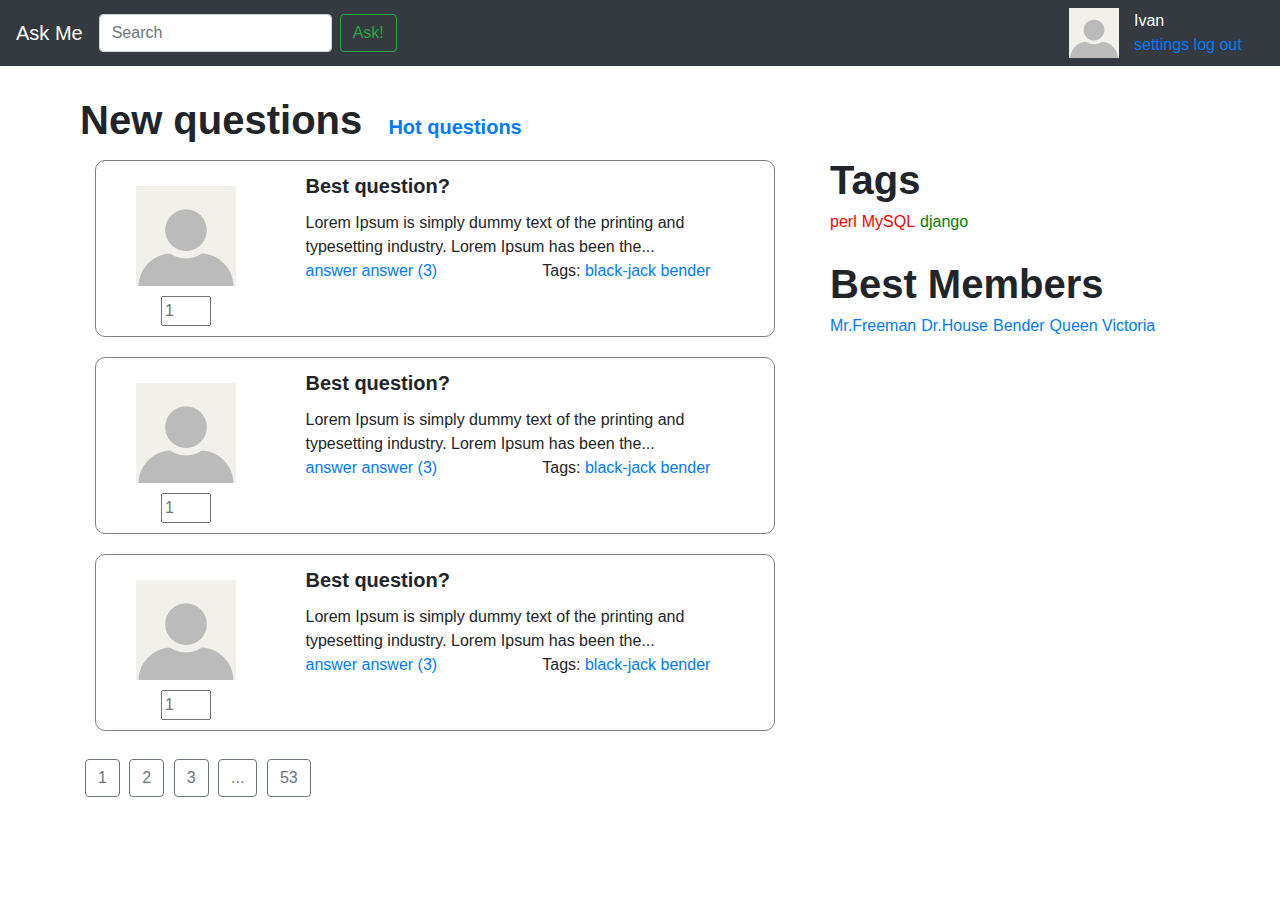
<file: index.html>
<!doctype html>
<html lang="en" class="h-100">
    <head>
        <meta charset="utf-8">
        <meta name="viewport" content="width=device-width, initial-scale=1, shrink-to-fit=no">
        <meta name="description" content="">
        <meta name="author" content="Mark Otto, Jacob Thornton, and Bootstrap contributors">
        <meta name="generator" content="Jekyll v4.1.1">
        <title>Sticky Footer Navbar Template · Bootstrap</title>
        <!-- Bootstrap core CSS -->
        <link href="css/bootstrap.min.css" rel="stylesheet">
        <!-- Custom styles for this template -->
        <link href="css/sticky-footer.css" rel="stylesheet">
        <link href="css/container.css" rel="stylesheet">
    </head>
    <body class="d-flex flex-column h-100">
        <header>
            <!-- Fixed navbar -->
            <nav class="navbar navbar-expand-md navbar-dark fixed-top bg-dark">
                <a class="navbar-brand" href="#">Ask Me</a>
                <div class="collapse navbar-collapse" id="navbarCollapse">
                    <form class="form-inline mt-2 mt-md-0">
                        <input class="form-control mr-sm-2" type="text" placeholder="Search" aria-label="Search">
                        <button class="btn btn-outline-success my-2 my-sm-0" type="submit">Ask!</button>
                    </form>
                </div>
                <img class="avatar-image" src="img/111.jpg">
                <div>
                    <div class="profile_info">
                        <span id="name">Ivan</span>
                        <div class="header_profile_links">
                            <a  href="">settings</a>
                            <a class="" href="">log out</a>
                        </div>
                    </div>
                </div>
            </nav>
        </header>
        <!-- Begin page content -->
        <div class="container">
            <div class="row row-quest question_title">
            <span href="" id="new_questions_text">New questions</a>
            <a href="" id="hot_questions_text">Hot questions</a>
        </div>
        <div class="row">
            <div id="question-section" class="col">
                <div class="row question-box">
                    <div class="col-3 question_box_left">
                        <img class="question-img" src="img/111.jpg">
                        <input type="number" name="number" class="number_edit" placeholder="1">
                    </div>
                    <div class="col-9">
                        <div class="question_box_right">
                            <div class="question-title">Best question?</div>
                            <div class="question-text">Lorem Ipsum is simply dummy text of the printing and typesetting industry. Lorem Ipsum has been the...</div>
                            <div class="row">
                                <div class="col">
                                    <a href="">answer answer (<span>3</span>)</a>
                                </div>
                                <div class="col">
                                    <span class="ans_tag">Tags:</span>
                                    <a class="ans_tag" href="">black-jack</a>
                                    <a class="ans_tag" href="">bender</a>
                                </div>
                            </div>
                        </div>
                    </div>
                </div>
                <div class="row question-box">
                    <div class="col-3 question_box_left">
                        <img class="question-img" src="img/111.jpg">
                        <input type="number" name="number" class="number_edit" placeholder="1">
                    </div>
                    <div class="col-9">
                        <div class="question_box_right">
                            <div class="question-title">Best question?</div>
                            <div class="question-text">Lorem Ipsum is simply dummy text of the printing and typesetting industry. Lorem Ipsum has been the...</div>
                            <div class="row">
                                <div class="col">
                                    <a href="">answer answer (<span>3</span>)</a>
                                </div>
                                <div class="col">
                                    <span class="ans_tag">Tags:</span>
                                    <a class="ans_tag" href="">black-jack</a>
                                    <a class="ans_tag" href="">bender</a>
                                </div>
                            </div>
                        </div>
                    </div>
                </div>

                <div class="row question-box">
                    <div class="col-3 question_box_left">
                        <img class="question-img" src="img/111.jpg">
                        <input type="number" name="number" class="number_edit" placeholder="1">
                    </div>
                    <div class="col-9">
                        <div class="question_box_right">
                            <div class="question-title">Best question?</div>
                            <div class="question-text">Lorem Ipsum is simply dummy text of the printing and typesetting industry. Lorem Ipsum has been the...</div>
                            <div class="row">
                                <div class="col">
                                    <a href="">answer answer (<span>3</span>)</a>
                                </div>
                                <div class="col">
                                    <span class="ans_tag">Tags:</span>
                                    <a class="ans_tag" href="">black-jack</a>
                                    <a class="ans_tag" href="">bender</a>
                                </div>
                            </div>
                        </div>
                    </div>
                </div>
            </div>
            <div id="tag_section" class="col-4">
                <div>
                    <div class="row">
                        <span class="row tags_header">Tags</span>
                    </div>
                    <div class="row link_tags">
                        <a class="sample_tag lang_tag" href="">perl</a>
                        <a class="sample_tag lang_tag" href="">MySQL</a>
                        <a class="sample_tag framework_tag" href="">django</a>
                    </div>
                </div>
                <div>
                    <div class="row">
                        <span class="row tags_header">Best Members</span>
                    </div>
                    <div class="row link_tags">
                        <a class="sample_tag" href="">Mr.Freeman</a><br>
                        <a class="sample_tag" href="">Dr.House</a><br>
                        <a class="sample_tag" href="">Bender</a><br>
                        <a class="sample_tag" href="">Queen Victoria</a>
                    </div>
                </div>
            </div>
        </div>

        <div id="page_links_row" class="">
            <button type="button" class="page_btn btn btn-outline-secondary">1</button>
            <button type="button" class="page_btn btn btn-outline-secondary">2</button>
            <button type="button" class="page_btn but btn btn-outline-secondary">3</button>
            <button type="button" class="page_btn but btn btn-outline-secondary">...</button>
            <button type="button" class="page_btn but btn btn-outline-secondary">53</button>
        </div>
    </div>
    <script src="js/jquery.slim.min.js"></script>
    <script src="js/bootstrap.bundle.min.js"></script>
</body>
</html>
</file>
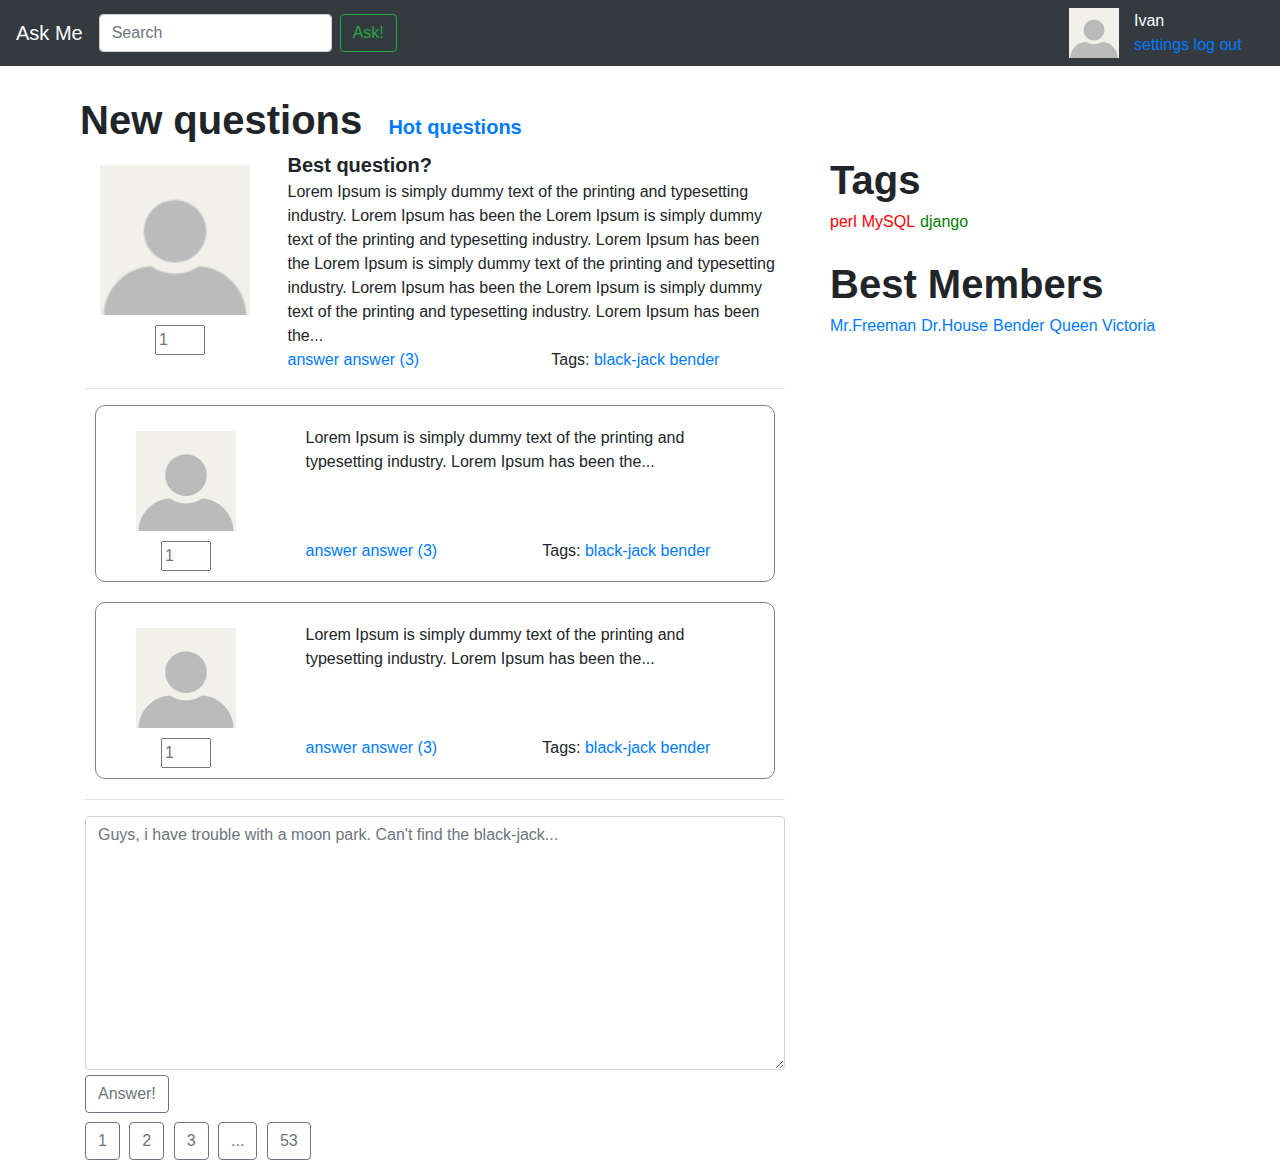
<file: answers_page.html>
<!doctype html>
<html lang="en" class="h-100">
    <head>
        <meta charset="utf-8">
        <meta name="viewport" content="width=device-width, initial-scale=1, shrink-to-fit=no">
        <meta name="description" content="">
        <meta name="author" content="Mark Otto, Jacob Thornton, and Bootstrap contributors">
        <meta name="generator" content="Jekyll v4.1.1">
        <title>Sticky Footer Navbar Template · Bootstrap</title>
        <!-- Bootstrap core CSS -->
        <link href="css/bootstrap.min.css" rel="stylesheet">
        <!-- Custom styles for this template -->
        <link href="css/sticky-footer.css" rel="stylesheet">
        <link href="css/container.css" rel="stylesheet">
    </head>
    <body class="d-flex flex-column h-100">
        <header>
            <!-- Fixed navbar -->
            <nav class="navbar navbar-expand-md navbar-dark fixed-top bg-dark">
                <a class="navbar-brand" href="#">Ask Me</a>
                <div class="collapse navbar-collapse" id="navbarCollapse">
                    <form class="form-inline mt-2 mt-md-0">
                        <input class="form-control mr-sm-2" type="text" placeholder="Search" aria-label="Search">
                        <button class="btn btn-outline-success my-2 my-sm-0" type="submit">Ask!</button>
                    </form>
                </div>
                <img class="avatar-image" src="img/111.jpg">
                <div>
                    <div class="profile_info">
                        <span id="name">Ivan</span>
                        <div class="header_profile_links">
                            <a  href="">settings</a>
                            <a class="" href="">log out</a>
                        </div>
                    </div>
                </div>
            </nav>
        </header>
        <!-- Begin page content -->
        <div class="container">
            <div class="row row-quest question_title">
            <span href="" id="new_questions_text">New questions</a>
            <a href="" id="hot_questions_text">Hot questions</a>
        </div>
        <div class="row">
            <div id="question-section" class="col">
                <div class="row main_question">
                    <div class="col-3 question_box_left">
                        <img id="main_question_img" src="img/111.jpg">
                        <input type="number" name="number" class="number_edit_main_answer" placeholder="1">
                    </div>
                    <div class="col-9">
                        <div class="question_box_right">
                            <div class="question-title">Best question?</div>
                            <div >Lorem Ipsum is simply dummy text of the printing and typesetting industry. Lorem Ipsum has been the Lorem Ipsum is simply dummy text of the printing and typesetting industry. Lorem Ipsum has been the Lorem Ipsum is simply dummy text of the printing and typesetting industry. Lorem Ipsum has been the Lorem Ipsum is simply dummy text of the printing and typesetting industry. Lorem Ipsum has been the...</div>
                            <div class="row">
                                <div class="col">
                                    <a href="">answer answer (<span>3</span>)</a>
                                </div>
                                <div class="col">
                                    <span class="ans_tag">Tags:</span>
                                    <a class="ans_tag" href="">black-jack</a>
                                    <a class="ans_tag" href="">bender</a>
                                </div>
                            </div>
                        </div>
                    </div>
                </div>
                <hr/>
                <div class="row question-box">
                    <div class="col-3 question_box_left">
                        <img class="question-img" src="img/111.jpg">
                        <input type="number" name="number" class="number_edit" placeholder="1">
                    </div>
                    <div class="col-9">
                        <div class="question_box_right">
                            <div class="question-text">Lorem Ipsum is simply dummy text of the printing and typesetting industry. Lorem Ipsum has been the...</div>
                            <div class="row answers_links_bottom">
                                <div class="col">
                                    <a href="">answer answer (<span>3</span>)</a>
                                </div>
                                <div class="col">
                                    <span class="ans_tag">Tags:</span>
                                    <a class="ans_tag" href="">black-jack</a>
                                    <a class="ans_tag" href="">bender</a>
                                </div>
                            </div>
                        </div>
                    </div>
                </div>
                <div class="row question-box">
                    <div class="col-3 question_box_left">
                        <img class="question-img" src="img/111.jpg">
                        <input type="number" name="number" class="number_edit" placeholder="1">
                    </div>
                    <div class="col-9">
                        <div class="question_box_right">
                            <div class="question-text">Lorem Ipsum is simply dummy text of the printing and typesetting industry. Lorem Ipsum has been the...</div>
                            <div class="row answers_links_bottom">
                                <div class="col">
                                    <a href="">answer answer (<span>3</span>)</a>
                                </div>
                                <div class="col">
                                    <span class="ans_tag">Tags:</span>
                                    <a class="ans_tag" href="">black-jack</a>
                                    <a class="ans_tag" href="">bender</a>
                                </div>
                            </div>
                        </div>
                    </div>
                </div>
                <hr/>
                <textarea class="form-control" id="exampleFormControlTextarea1" rows="10" placeholder="Guys, i have trouble with a moon park. Can't find the black-jack..."></textarea>
                <button id="answer_btn_answer_page" type="button" class="page_btn btn btn-outline-secondary" id="answer_btn">Answer!
                </button>
            </div>
            <div id="tag_section" class="col-4">
                <div>
                    <div class="row">
                        <span class="row tags_header">Tags</span>
                    </div>
                    <div class="row link_tags">
                        <a class="sample_tag lang_tag" href="">perl</a>
                        <a class="sample_tag lang_tag" href="">MySQL</a>
                        <a class="sample_tag framework_tag" href="">django</a>
                    </div>
                </div>
                <div>
                    <div class="row">
                        <span class="row tags_header">Best Members</span>
                    </div>
                    <div class="row link_tags">
                        <a class="sample_tag" href="">Mr.Freeman</a><br>
                        <a class="sample_tag" href="">Dr.House</a><br>
                        <a class="sample_tag" href="">Bender</a><br>
                        <a class="sample_tag" href="">Queen Victoria</a>
                    </div>
                </div>
            </div>
        </div>
        <div id="page_links_row" class="">
            <button type="button" class="page_btn btn btn-outline-secondary">1</button>
            <button type="button" class="page_btn btn btn-outline-secondary">2</button>
            <button type="button" class="page_btn but btn btn-outline-secondary">3</button>
            <button type="button" class="page_btn but btn btn-outline-secondary">...</button>
            <button type="button" class="page_btn but btn btn-outline-secondary">53</button>
        </div>
    </div>
    <script src="js/jquery.slim.min.js"></script>
    <script src="js/bootstrap.bundle.min.js"></script>
</body>
</html>
</file>
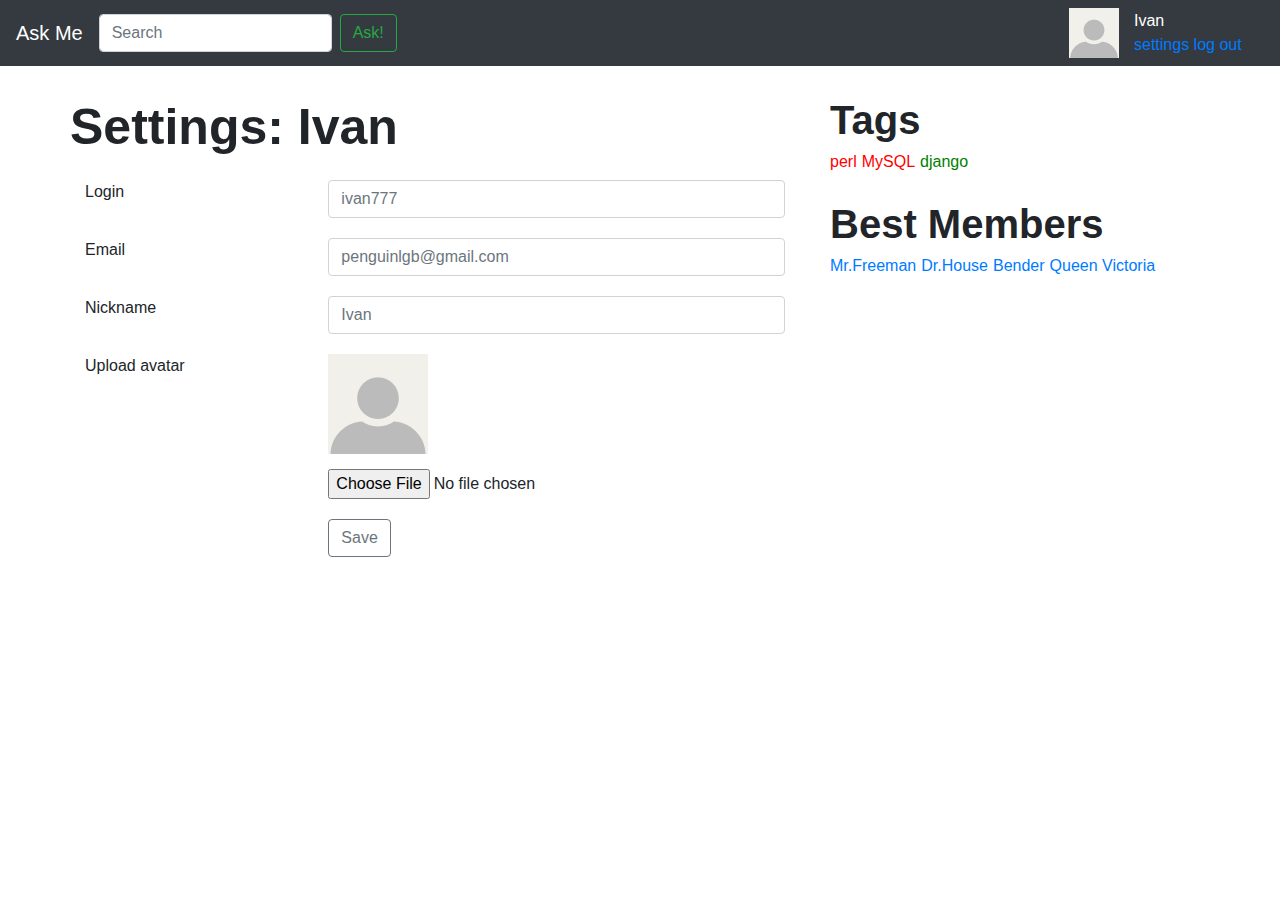
<file: settings.html>
<!doctype html>
<html lang="en" class="h-100">
    <head>
        <meta charset="utf-8">
        <meta name="viewport" content="width=device-width, initial-scale=1, shrink-to-fit=no">
        <meta name="description" content="">
        <meta name="author" content="Mark Otto, Jacob Thornton, and Bootstrap contributors">
        <meta name="generator" content="Jekyll v4.1.1">
        <title>Sticky Footer Navbar Template · Bootstrap</title>
        <!-- Bootstrap core CSS -->
        <link href="css/bootstrap.min.css" rel="stylesheet">
        <!-- Custom styles for this template -->
        <link href="css/sticky-footer.css" rel="stylesheet">
        <link href="css/container.css" rel="stylesheet">
    </head>
    <body class="d-flex flex-column h-100">
        <header>
            <!-- Fixed navbar -->
            <nav class="navbar navbar-expand-md navbar-dark fixed-top bg-dark">
                <a class="navbar-brand" href="#">Ask Me</a>
                <div class="collapse navbar-collapse" id="navbarCollapse">
                    <form class="form-inline mt-2 mt-md-0">
                        <input class="form-control mr-sm-2" type="text" placeholder="Search" aria-label="Search">
                        <button class="btn btn-outline-success my-2 my-sm-0" type="submit">Ask!</button>
                    </form>
                </div>
                <img class="avatar-image" src="img/111.jpg">
                <div>
                    <div class="profile_info">
                        <span id="name">Ivan</span>
                        <div class="header_profile_links">
                            <a  href="">settings</a>
                            <a class="" href="">log out</a>
                        </div>
                    </div>
                </div>
            </nav>
        </header>
        <!-- Begin page content -->
        <div class="container">
            <div class="row row-quest question_title">
            </div>
            <div class="row">
                <div id="question-section" class="col">
                    <div class="row">
                       <span id="page_header">Settings: <span>Ivan</span></span>
                    </div>
                    <div class="row input_row">
                       <div class="col-4 input_label">Login</div>
                       <div class="col-8">
                           <input type="text" class="form-control" placeholder="ivan777">
                       </div>
                    </div>
                    <div class="row input_row">
                       <div class="col-4 input_label">Email</div>
                       <div class="col-8">
                           <input type="text" class="form-control" placeholder="penguinlgb@gmail.com">
                       </div>
                    </div>
                    <div class="row input_row">
                       <div class="col-4 input_label">Nickname</div>
                       <div class="col-8">
                           <input type="text" class="form-control" placeholder="Ivan">
                       </div>
                    </div>
                    <div class="row input_row">
                       <div class="col-4 input_label">Upload avatar</div>
                       <div class="col-8">
                           <img src="img/111.jpg" id="upload_avatar_img">
                           <input type="file" class="form-control-file file_ad" id="upload_avatar_file_input">
                       </div>
                    </div>
                    <div class="row">
                        <div class="col-4"></div>
                        <div class="col-8">
                            <button type="button" class="page_btn btn btn-outline-secondary">Save</button>
                        </div>
                    </div>
                </div>
                <div id="tag_section" class="col-4">
                    <div>
                        <div class="row">
                            <span class="row tags_header">Tags</span>
                        </div>
                        <div class="row link_tags">
                            <a class="sample_tag lang_tag" href="">perl</a>
                            <a class="sample_tag lang_tag" href="">MySQL</a>
                            <a class="sample_tag framework_tag" href="">django</a>
                        </div>
                    </div>
                    <div>
                        <div class="row">
                            <span class="row tags_header">Best Members</span>
                        </div>
                        <div class="row link_tags">
                            <a class="sample_tag" href="">Mr.Freeman</a><br>
                            <a class="sample_tag" href="">Dr.House</a><br>
                            <a class="sample_tag" href="">Bender</a><br>
                            <a class="sample_tag" href="">Queen Victoria</a>
                        </div>
                    </div>
                </div>
            </div>
        </div>
        <script src="js/jquery.slim.min.js"></script>
        <script src="js/bootstrap.bundle.min.js"></script>
    </body>
</html>
</file>
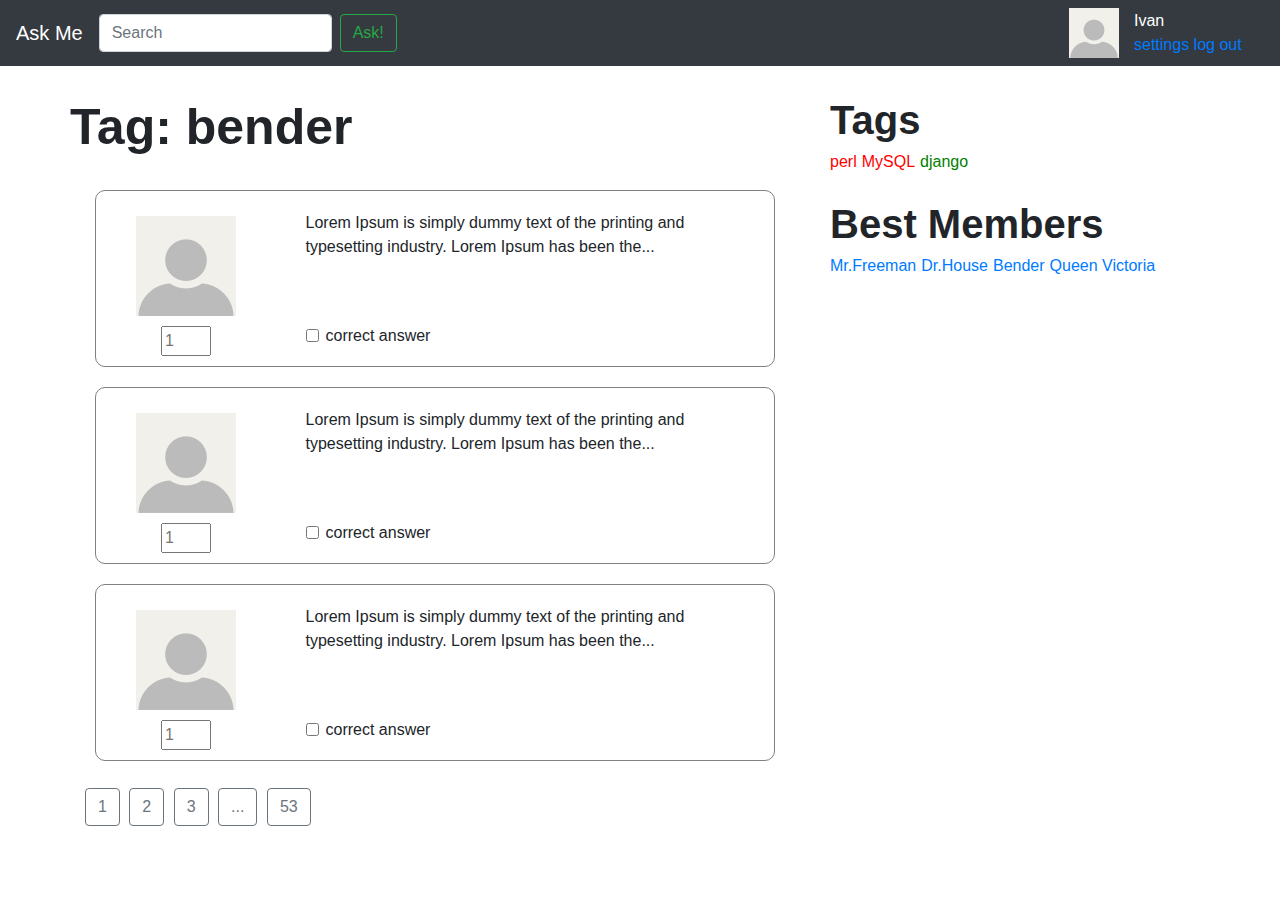
<file: tag_questions.html>
<!doctype html>
<html lang="en" class="h-100">
    <head>
        <meta charset="utf-8">
        <meta name="viewport" content="width=device-width, initial-scale=1, shrink-to-fit=no">
        <meta name="description" content="">
        <meta name="author" content="Mark Otto, Jacob Thornton, and Bootstrap contributors">
        <meta name="generator" content="Jekyll v4.1.1">
        <title>Sticky Footer Navbar Template · Bootstrap</title>
        <!-- Bootstrap core CSS -->
        <link href="css/bootstrap.min.css" rel="stylesheet">
        <!-- Custom styles for this template -->
        <link href="css/sticky-footer.css" rel="stylesheet">
        <link href="css/container.css" rel="stylesheet">
    </head>
    <body class="d-flex flex-column h-100">
        <header>
            <!-- Fixed navbar -->
            <nav class="navbar navbar-expand-md navbar-dark fixed-top bg-dark">
                <a class="navbar-brand" href="#">Ask Me</a>
                <div class="collapse navbar-collapse" id="navbarCollapse">
                    <form class="form-inline mt-2 mt-md-0">
                        <input class="form-control mr-sm-2" type="text" placeholder="Search" aria-label="Search">
                        <button class="btn btn-outline-success my-2 my-sm-0" type="submit">Ask!</button>
                    </form>
                </div>
                <img class="avatar-image" src="img/111.jpg">
                <div>
                    <div class="profile_info">
                        <span id="name">Ivan</span>
                        <div class="header_profile_links">
                            <a  href="">settings</a>
                            <a class="" href="">log out</a>
                        </div>
                    </div>
                </div>
            </nav>
        </header>
        <!-- Begin page content -->
        <div class="container">
            <div class="row row-quest question_title">
            </div>
            <div class="row">
                <div id="question-section" class="col">
                    <div class="row">
                       <span id="page_header">Tag: <span>bender</span></span>
                    </div>
                    
                    <div class="row question-box">
                        <div class="col-3 question_box_left">
                            <img class="question-img" src="img/111.jpg">
                            <input type="number" name="number" class="number_edit" placeholder="1">
                        </div>
                        <div class="col-9">
                            <div class="question_box_right">
                                <div class="question-text">Lorem Ipsum is simply dummy text of the printing and typesetting industry. Lorem Ipsum has been the...</div>
                                <div class="row answers_links_bottom">
                                    <div class="col">
                                        <div class="form-check">
                                            <input class="form-check-input" type="checkbox" value="" id="defaultCheck1">
                                            <label class="form-check-label" for="defaultCheck1">
                                                correct answer
                                            </label>
                                        </div>
                                    </div>
                                </div>
                            </div>
                        </div>
                    </div>
                    <div class="row question-box">
                        <div class="col-3 question_box_left">
                            <img class="question-img" src="img/111.jpg">
                            <input type="number" name="number" class="number_edit" placeholder="1">
                        </div>
                        <div class="col-9">
                            <div class="question_box_right">
                                <div class="question-text">Lorem Ipsum is simply dummy text of the printing and typesetting industry. Lorem Ipsum has been the...</div>
                                <div class="row answers_links_bottom">
                                    <div class="col">
                                        <div class="form-check">
                                            <input class="form-check-input" type="checkbox" value="" id="defaultCheck2">
                                            <label class="form-check-label" for="defaultCheck2">
                                                correct answer
                                            </label>
                                        </div>
                                    </div>
                                </div>
                            </div>
                        </div>
                    </div>
                    <div class="row question-box">
                        <div class="col-3 question_box_left">
                            <img class="question-img" src="img/111.jpg">
                            <input type="number" name="number" class="number_edit" placeholder="1">
                        </div>
                        <div class="col-9">
                            <div class="question_box_right">
                                <div class="question-text">Lorem Ipsum is simply dummy text of the printing and typesetting industry. Lorem Ipsum has been the...</div>
                                <div class="row answers_links_bottom">
                                    <div class="col">
                                        <div class="form-check">
                                            <input class="form-check-input" type="checkbox" value="" id="defaultCheck1">
                                            <label class="form-check-label" for="defaultCheck1">
                                                correct answer
                                            </label>
                                        </div>
                                    </div>
                                </div>
                            </div>
                        </div>
                    </div>
                </div>
                <div id="tag_section" class="col-4">
                    <div>
                        <div class="row">
                            <span class="row tags_header">Tags</span>
                        </div>
                        <div class="row link_tags">
                            <a class="sample_tag lang_tag" href="">perl</a>
                            <a class="sample_tag lang_tag" href="">MySQL</a>
                            <a class="sample_tag framework_tag" href="">django</a>
                        </div>
                    </div>
                    <div>
                        <div class="row">
                            <span class="row tags_header">Best Members</span>
                        </div>
                        <div class="row link_tags">
                            <a class="sample_tag" href="">Mr.Freeman</a><br>
                            <a class="sample_tag" href="">Dr.House</a><br>
                            <a class="sample_tag" href="">Bender</a><br>
                            <a class="sample_tag" href="">Queen Victoria</a>
                        </div>
                    </div>
                </div>
            </div>
            <div id="page_links_row" class="">
                <button type="button" class="page_btn btn btn-outline-secondary">1</button>
                <button type="button" class="page_btn btn btn-outline-secondary">2</button>
                <button type="button" class="page_btn but btn btn-outline-secondary">3</button>
                <button type="button" class="page_btn but btn btn-outline-secondary">...</button>
                <button type="button" class="page_btn but btn btn-outline-secondary">53</button>
            </div>
        </div>
        <script src="js/jquery.slim.min.js"></script>
        <script src="js/bootstrap.bundle.min.js"></script>
    </body>
</html>
</file>
<file: css/sticky-footer.css>
/* Sticky footer styles
-------------------------------------------------- */
html {
  position: relative;
  min-height: 100%;
}
body {
  /* Margin bottom by footer height */
  margin-bottom: 60px;
}
.footer {
  position: absolute;
  bottom: 0;
  width: 100%;
  /* Set the fixed height of the footer here */
  height: 60px;
  line-height: 60px; /* Vertically center the text there */
  background-color: #f5f5f5;
}


/* Custom page CSS
-------------------------------------------------- */
/* Not required for template or sticky footer method. */

body > .container {
  padding: 60px 15px 0;
}

.footer > .container {
  padding-right: 15px;
  padding-left: 15px;
}

code {
  font-size: 80%;
}
</file>
<file: css/container.css>
.question-box {
    border: 1px solid gray;
    padding: 10px;
    margin: 10px;
    border-radius: 10px;
    margin-bottom: 20px;
}

#main_question_img {
	margin-left: 15px;
	margin-top: 15px;
	width: 150px;
	padding: 0px;
}

#alert_message {
	color: red;
	margin-bottom: 15px; 
	margin-left: 15px;
}

#create_acc_link {
	margin-top: 10px;
}

#page_header {
	font-size: 50px;
	font-weight: bold;
	margin-bottom: 15px;
}

.question-text {
	margin-top: 10px;
}

.answers_links_bottom {
	margin-top: 65px;
}

.question-img {
	margin-left: 15px;
	margin-top: 15px;
	max-width: 150px;
	padding: 0px;
}

#upload_avatar_img {
	max-width: 150px;
}

#upload_avatar_file_input {
	margin-top: 15px;
}

.question-title {
	font-size: 20px;
	font-weight: bold;
}

.header-profile-section {
	max-width: 400px;
}

.avatar-image {
  max-width: 50px;
}

#answer_btn {
	margin-top: 10px;
}

#name {
	color: white;
}

.profile_info {
	margin-left: 15px;
	width: 130px;
}

#upload_avatar_input {
	margin-bottom: 20px;
}

#new_questions_text {
	font-size: 40px;
	font-weight: bold;
	margin-right: 15px;
}

#hot_questions_text {
	font-size: 20px;
	font-weight: bold;
	margin-left: 15px;
	margin-top: 15px;
}

.question_title {
	margin-top: 30px;
}

.tags_header {
	font-size: 40px;
	font-weight: bold;
	margin-left: 0px;
}

#tag_section {
	margin-left: 30px;
}

.link_tags {
	margin-right: 25px;
	margin-bottom: 20px;
}

.sample_tag {
	margin-right: 5px;
}

.lang_tag {
	color: red;
}

.framework_tag {
	color: green;
}

.number_edit_main_answer {
	margin-top: 10px;
	margin-left: 70px;
	width: 50px;
}

.input_label {
}

.number_edit {
	margin-top: 10px;
	margin-left: 40px;
	width: 50px;
}

.question_box_right {
	margin-left: 20px;
}

#page_links_row {
	margin-top: 15px;
	position: relative;
	bottom: 1%;
}

#answer_btn_answer_page {
	margin-top: 5px;
	margin-bottom: 5px;
}

.page_btn {
	margin-right: 5px;
}

.input_row {
	margin-bottom: 20px;
}

.add_question_section {
	margin-top: 10px;
	margin-right: 30px;
	margin-right: 30px;
}

#new_questions_text {
	margin-left: 10px;
}
</file>
